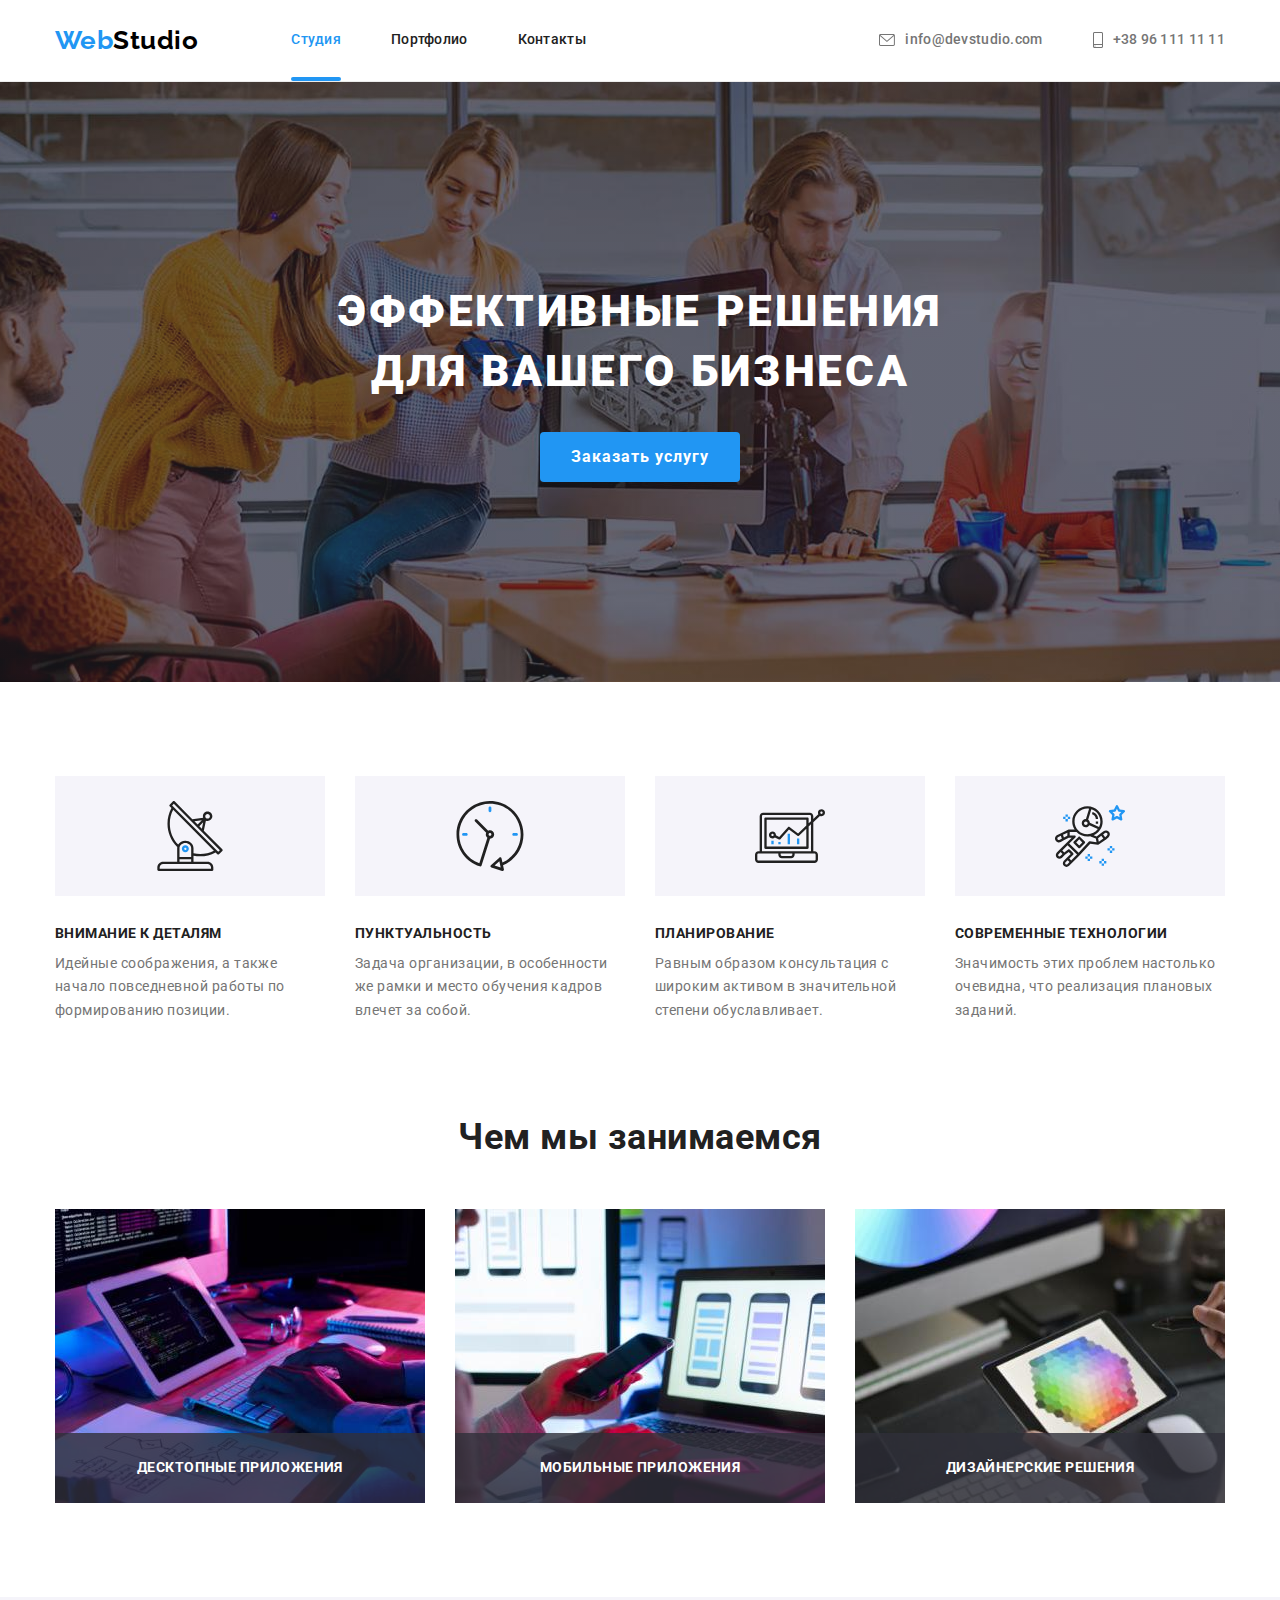
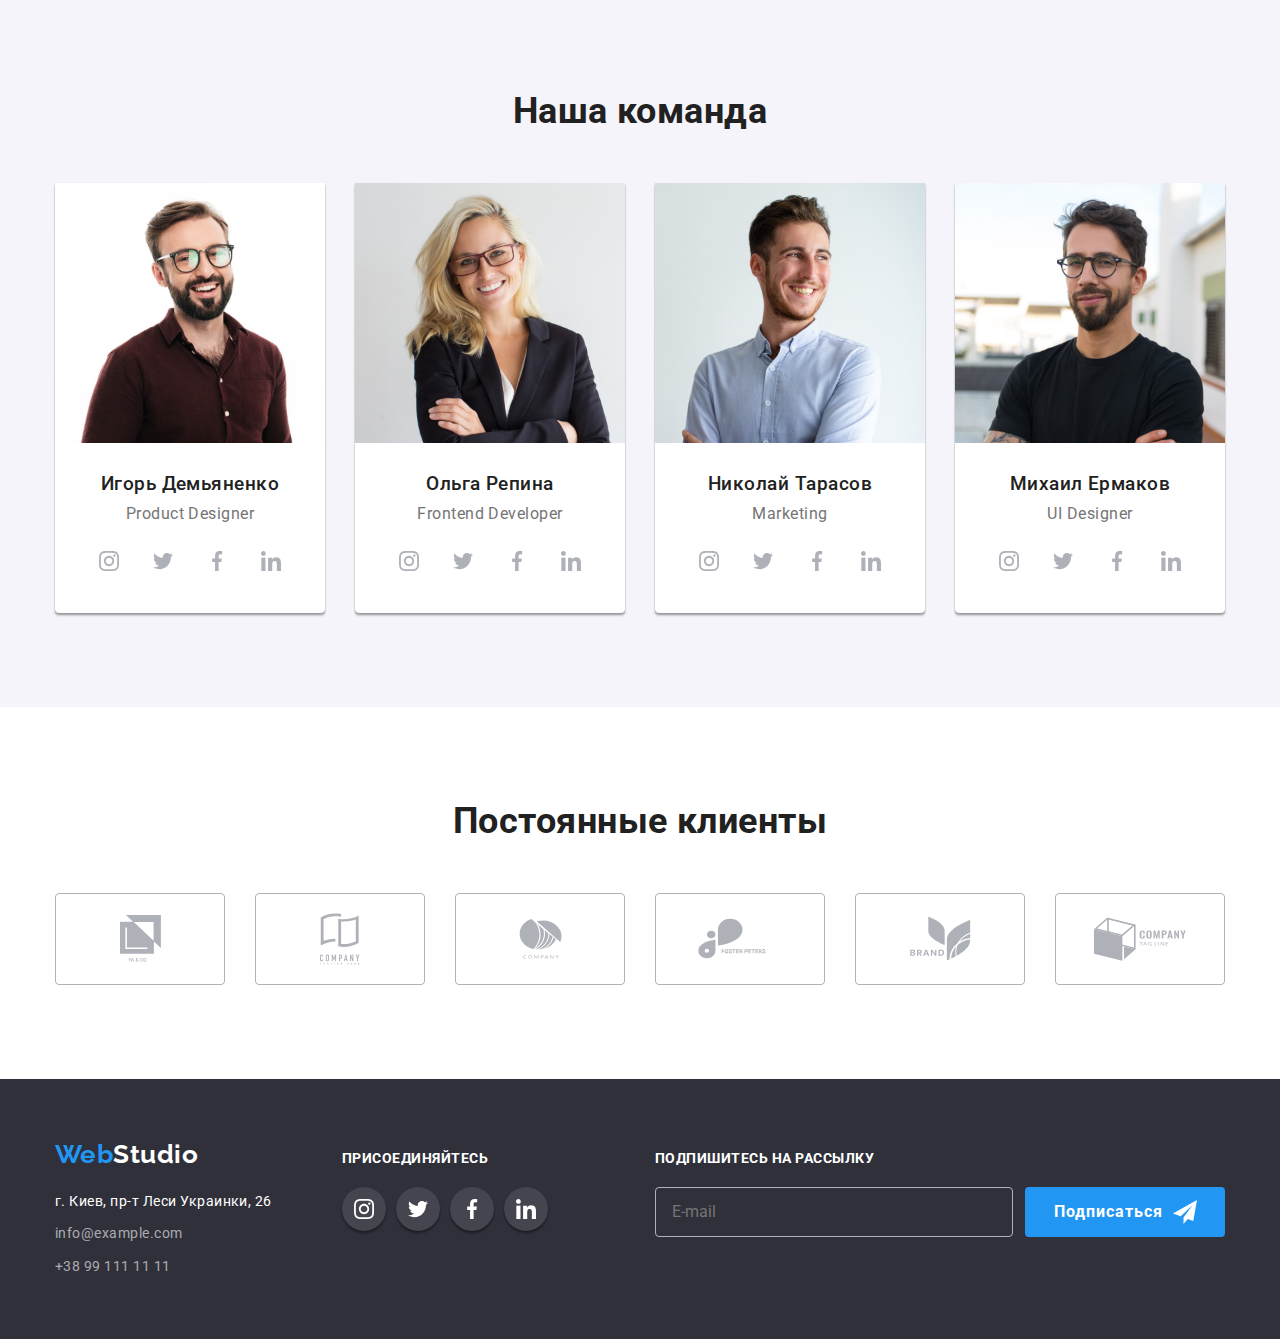
<file: index.html>
<!DOCTYPE html>
<html lang="ru">

<head>
    <meta charset="UTF-8">
    <meta http-equiv="X-UA-Compatible" content="IE=edge">
    <meta name="viewport" content="width=device-width, initial-scale=1.0">
    <title>Студия</title>
    <link rel="stylesheet"
        href="https://cdnjs.cloudflare.com/ajax/libs/modern-normalize/1.1.0/modern-normalize.min.css">
    <link rel="stylesheet" href="./css/main.min.css">
    <link rel="preconnect" href="https://fonts.googleapis.com">
    <link rel="preconnect" href="https://fonts.gstatic.com" crossorigin>
    <link rel="stylesheet"
        href="https://fonts.googleapis.com/css2?family=Raleway:wght@700&family=Roboto:wght@400;500;700;900&display=swap">
</head>

<body>
    <!--header-->
    <header class="header">
            <div class="container header-container">
            <a class="logo link" href="./index.html">Web<span class="logo-dark">Studio</span></a>
            <nav class="header-nav">
                <!--кнопки навигации-->
                <ul class="list header-nav__list">
                    <li class="header-nav__item"><a class="header-nav__link link current" href="./index.html">Студия</a></li>
                    <li class="header-nav__item"><a class="header-nav__link link" href="./portfolio.html">Портфолио</a></li>
                    <li class="header-nav__item"><a class="header-nav__link link" href="/контакты">Контакты</a></li>
                </ul>
            </nav>
            <!--почта и телефон-->
            <ul class="list header-nav__list">
                <li class="header--contacts">
                    <div class="header__contacts-container"><a class="header--contact-link link" href="mailto:info@devstudio.com"><svg
                                class="mail-icon" width="16px" height="12px">
                                <use href="./images/sprite.svg#icon-mail"></use>
                            </svg>info@devstudio.com </a> </div>
                </li>
                <li class="header--contacts">
                    <div class="header__contacts-container">
                        <a class="header--contact-link link" href="tel:+38096-111-11-11"><svg class="tel-icon" width="10px"
                                height="16px">
                                <use href="./images/sprite.svg#tel-icon"></use>
                            </svg>+38 96 111
                            11 11</a>
                    </div>
                </li>

            </ul>
        </div>
    </header>
    <!-- основной контент-->
    <main>
        <!--главное превью + ссылка для заказа-->
        <section class="main-page">
            <div class="container main-page-container">
                <h1 class="main-page-topic">Эффективные решения для вашего бизнеса</h1>
                <button type="button" class="button-order" data-modal-open>Заказать услугу</button>
            </div>
        </section>
        <!--чем мы занимаемся -->
        <section class="our-qualities">
            <div class="container">
                <ul class="list our-qualities-container">
                    <li class="our-qualities-container-item">
                        <div class="icon-qualities">
                            <svg class="our-qualities-container-item-icon" width="70px" height="70px">
                                <use href="./images/sprite.svg#icon-antena"></use>
                            </svg>
                        </div>
                        <h3 class="our-qualities-topic">Внимание к деталям</h3>
                        <p class="our-qualities-description">Идейные соображения, а также начало повседневной работы по
                            формированию позиции.</p>
                    </li>
                    <li class="our-qualities-container-item">
                        <div class="icon-qualities"><svg class="our-qualities-container-item-icon" width="70px"
                                height="70px">
                                <use href="./images/sprite.svg#icon-clock"></use>
                            </svg></div>
                        <h3 class="our-qualities-topic">Пунктуальность</h3>
                        <p class="our-qualities-description">Задача организации, в особенности же рамки и место обучения
                            кадров влечет за собой.</p>
                    </li>
                    <li class="our-qualities-container-item">
                        <div class="icon-qualities"><svg class="our-qualities-container-item-icon" width="70px"
                                height="70px">
                                <use href="./images/sprite.svg#icon-notebook"></use>
                            </svg></div>
                        <h3 class="our-qualities-topic">Планирование</h3>
                        <p class="our-qualities-description">Равным образом консультация с широким активом в
                            значительной
                            степени обуславливает.</p>
                    </li>
                    <li class="our-qualities-container-item">
                        <div class="icon-qualities"><svg class="our-qualities-container-item-icon" width="70px"
                                height="70px">
                                <use href="./images/sprite.svg#icon-astronaut"></use>
                            </svg></div>
                        <h3 class="our-qualities-topic">Современные технологии</h3>
                        <p class="our-qualities-description">Значимость этих проблем настолько очевидна, что реализация
                            плановых заданий.</p>
                    </li>
                </ul>
            </div>
        </section>
        <!-- чем мы занимаемся -->
        <section class="what-we-do-pictures">
            <div class="container">
                <h2 class="what-we-do-topic">Чем мы занимаемся</h2>
                <ul class="list what-we-do-topic-list">
                    <li class="what-we-do-topic-img">
                        <div class="what-we-do-wrap"><img src="./images/box1.jpg" width="370" height="294"
                                alt="writing code">
                            <p class="what-we-do-image-description">ДЕСКТОПНЫЕ ПРИЛОЖЕНИЯ</p>
                        </div>
                    </li>
                    <li class="what-we-do-topic-img">
                        <div class="what-we-do-wrap"><img src="./images/box2.jpg" width="370" height="294"
                                alt="laptop smartphones">
                            <p class="what-we-do-image-description">МОБИЛЬНЫЕ ПРИЛОЖЕНИЯ</p>
                        </div>
                    </li>
                    <li class="what-we-do-topic-img">
                        <div class="what-we-do-wrap"><img src="./images/box3.jpg" width="370" height="294"
                                alt="color chart">
                            <p class="what-we-do-image-description">ДИЗАЙНЕРСКИЕ РЕШЕНИЯ</p>
                        </div>
                    </li>
                </ul>
            </div>
        </section>
        <!-- наша команда -->
        <section class="our-team">
            <div class="container">
                <h2 class="our-team-topic">Наша команда</h2>
                <ul class="list our-team-topic-list">
                    <li class="our-team-topic-item"><img src="./images/productdesigner.jpg" width="270" height="260"
                            alt="product designer">
                        <div class="team-topic-description">
                            <h3 class="our-team-person">Игорь Демьяненко</h3>
                            <p class="our-team-position" lang="en">Product Designer</p>
                            <ul class="our-team-social list social-list">
                                <li class="social-item"> <a class="social-link" href="" target="_blank">
                                        <svg class="social-icon" width="20px" height="20px">
                                            <use href="./images/sprite.svg#icon-instagram"></use>
                                        </svg>
                                    </a></li>
                                <li class="social-item"> <a class="social-link" href="" target="_blank">
                                        <svg class="social-icon" width="20px" height="20px">
                                            <use href="./images/sprite.svg#icon-twitter"></use>
                                        </svg>
                                    </a></li>
                                <li class="social-item"> <a class="social-link" href="" target="_blank">
                                        <svg class="social-icon" width="20px" height="20px">
                                            <use href="./images/sprite.svg#icon-facebook"></use>
                                        </svg>
                                    </a></li>
                                <li class="social-item"> <a class="social-link" href="" target="_blank">
                                        <svg class="social-icon" width="20px" height="20px">
                                            <use href="./images/sprite.svg#icon-linkedin"></use>
                                        </svg>
                                    </a></li>

                            </ul>

                        </div>
                    </li>
                    <li class="our-team-topic-item"><img src="./images/frontenddeveloper.jpg" width="270" height="260"
                            alt="frontend developer">
                        <div class="team-topic-description">
                            <h3 class="our-team-person">Ольга Репина</h3>
                            <p class="our-team-position" lang="en">Frontend Developer</p>
                            <ul class="our-team-social list social-list">
                                <li class="social-item"> <a class="social-link" href="" target="_blank">
                                        <svg class="social-icon" width="20px" height="20px">
                                            <use href="./images/sprite.svg#icon-instagram"></use>
                                        </svg>
                                    </a></li>
                                <li class="social-item"> <a class="social-link" href="" target="_blank">
                                        <svg class="social-icon" width="20px" height="20px">
                                            <use href="./images/sprite.svg#icon-twitter"></use>
                                        </svg>
                                    </a></li>
                                <li class="social-item"> <a class="social-link" href="" target="_blank">
                                        <svg class="social-icon" width="20px" height="20px">
                                            <use href="./images/sprite.svg#icon-facebook"></use>
                                        </svg>
                                    </a></li>
                                <li class="social-item"> <a class="social-link" href="" target="_blank">
                                        <svg class="social-icon" width="20px" height="20px">
                                            <use href="./images/sprite.svg#icon-linkedin"></use>
                                        </svg>
                                    </a></li>

                            </ul>
                        </div>
                    </li>
                    <li class="our-team-topic-item"><img src="./images/marketing.jpg" width="270" height="260"
                            alt="marketing">
                        <div class="team-topic-description">
                            <h3 class="our-team-person">Николай Тарасов</h3>
                            <p class="our-team-position" lang="en">Marketing</p>
                            <ul class="our-team-social list social-list">
                                <li class="social-item"> <a class="social-link" href="" target="_blank">
                                        <svg class="social-icon" width="20px" height="20px">
                                            <use href="./images/sprite.svg#icon-instagram"></use>
                                        </svg>
                                    </a></li>
                                <li class="social-item"> <a class="social-link" href="" target="_blank">
                                        <svg class="social-icon" width="20px" height="20px">
                                            <use href="./images/sprite.svg#icon-twitter"></use>
                                        </svg>
                                    </a></li>
                                <li class="social-item"> <a class="social-link" href="" target="_blank">
                                        <svg class="social-icon" width="20px" height="20px">
                                            <use href="./images/sprite.svg#icon-facebook"></use>
                                        </svg>
                                    </a></li>
                                <li class="social-item"> <a class="social-link" href="" target="_blank">
                                        <svg class="social-icon" width="20px" height="20px">
                                            <use href="./images/sprite.svg#icon-linkedin"></use>
                                        </svg>
                                    </a></li>

                            </ul>
                        </div>
                    </li>
                    <li class="our-team-topic-item"><img src="./images/uidesigner.jpg" width="270" height="260"
                            alt="ui designer">
                        <div class="team-topic-description">
                            <h3 class="our-team-person">Михаил Ермаков</h3>
                            <p class="our-team-position" lang="en">UI Designer</p>
                            <ul class="our-team-social list social-list">
                                <li class="social-item"> <a class="social-link" href="" target="_blank">
                                        <svg class="social-icon" width="20px" height="20px">
                                            <use href="./images/sprite.svg#icon-instagram"></use>
                                        </svg>
                                    </a></li>
                                <li class="social-item"> <a class="social-link" href="" target="_blank">
                                        <svg class="social-icon" width="20px" height="20px">
                                            <use href="./images/sprite.svg#icon-twitter"></use>
                                        </svg>
                                    </a></li>
                                <li class="social-item"> <a class="social-link" href="" target="_blank">
                                        <svg class="social-icon" width="20px" height="20px">
                                            <use href="./images/sprite.svg#icon-facebook"></use>
                                        </svg>
                                    </a></li>
                                <li class="social-item"> <a class="social-link" href="" target="_blank">
                                        <svg class="social-icon" width="20px" height="20px">
                                            <use href="./images/sprite.svg#icon-linkedin"></use>
                                        </svg>
                                    </a></li>

                            </ul>
                        </div>
                    </li>
                </ul>
            </div>
        </section>
        <section class="regular-customers">
            <div class="container">
                <h2 class="regular-customers-topic">Постоянные клиенты</h2>

                <ul class="regular-customers-list list">
                    <li class="regular-customers-item customers-back"><a class="customers-link" href="" target="_blank">
                            <svg class="customers-icon" width="41px" height="47px">
                                <use href="./images/sprite.svg#icon-company1"></use>
                            </svg>
                        </a></li>
                    <li class="regular-customers-item customers-back"><a class="customers-link" href="" target="_blank">
                            <svg class="customers-icon" width="40px" height="52px">
                                <use href="./images/sprite.svg#icon-company2"></use>
                            </svg>
                        </a></li>
                    <li class="regular-customers-item customers-back"><a class="customers-link" href="" target="_blank">
                            <svg class="customers-icon" width="43px" height="41px">
                                <use href="./images/sprite.svg#icon-company3"></use>
                            </svg>
                        </a></li>
                    <li class="regular-customers-item customers-back"><a class="customers-link" href="" target="_blank">
                            <svg class="customers-icon" width="84px" height="41px">
                                <use href="./images/sprite.svg#icon-company4"></use>
                            </svg>
                        </a></li>
                    <li class="regular-customers-item customers-back"><a class="customers-link" href="" target="_blank">
                            <svg class="customers-icon" width="63px" height="45px">
                                <use href="./images/sprite.svg#icon-company5"></use>
                            </svg>
                        </a></li>
                    <li class="regular-customers-item customers-back"><a class="customers-link" href="" target="_blank">
                            <svg class="customers-icon" width="94px" height="44px">
                                <use href="./images/sprite.svg#icon-company6"></use>
                            </svg>
                        </a></li>
                </ul>
            </div>
        </section>
    </main>
    <!--футер сайта-->
    <footer class="footer">
        <div class="container container-footer">
            <div class="footer-left">
                <a class="logo-footer link footer-logo-link" href="./index.html">Web<span
                        class="logo-light">Studio</span></a>
                <address class="address">
                    <p class="map-address">г. Киев, пр-т Леси Украинки, 26</p>
                    <ul class="list">
                        <li class="map-address-list-item"><a class="address-contact link"
                                href="mailto:info@example.com">info@example.com</a></li>
                        <li class="map-address-list-item"><a class="address-contact link"
                                href="tel:+38099-111-11-11">+38 99
                                111 11 11</a></li>
                    </ul>
                </address>
            </div>
            <div class="footer-right">
                <p class="footer-links">ПРИСОЕДИНЯЙТЕСЬ</p>
                <ul class="list footer-social">
                    <li class="social-item"> <a class="social-link-dark" href="" target="_blank">
                            <svg class="social-icon-dark" width="20px" height="20px">
                                <use href="./images/sprite.svg#icon-instagram"></use>
                            </svg>
                        </a></li>
                    <li class="social-item"> <a class="social-link-dark social-link-dark" href="" target="_blank">
                            <svg class="social-icon-dark" width="20px" height="20px">
                                <use href="./images/sprite.svg#icon-twitter"></use>
                            </svg>
                        </a></li>
                    <li class="social-item"> <a class="social-link-dark" href="" target="_blank">
                            <svg class="social-icon-dark" width="20px" height="20px">
                                <use href="./images/sprite.svg#icon-facebook"></use>
                            </svg>
                        </a></li>
                    <li class="social-item"> <a class="social-link-dark" href="" target="_blank">
                            <svg class="social-icon-dark" width="20px" height="20px">
                                <use href="./images/sprite.svg#icon-linkedin"></use>
                            </svg>
                        </a></li>
                </ul>

            </div>
            <form class="subscribe-form">
                <p class="subscribe">ПОДПИШИТЕСЬ НА РАССЫЛКУ</p>
            <div class="footer-right-submit">
                
                
<label class="form-field-subscribe">
    <input type="email" class="subscribe-form-input" name="user-mail" placeholder="E-mail" required/>
</label><button class="btn-subscribe" type="submit">Подписаться<svg class="subcsribe-send" width="24px" height="24px">
    <use href="./images/sprite.svg#icon-icon-send"></use>
</svg></button></div>
                </form>
                
            
        </div>
    </footer>
    <!-- Модальное окно заказа -->
    <div class="backdrop is-hidden" data-modal>
        <div class="modal">
            <button type="button" class="modal-btn" data-modal-close>
                <svg class="modal-close-icon" width="18px" height="18px">
                    <use href="./images/sprite.svg#icon-close-black"></use>
                </svg>
            </button>
            <form class="form">
                <div class="form-field">
                                <p class="modal-form-head">Оставьте свои данные, мы вам перезвоним</p>
<label class="modal-form-field">Имя
    <span class="form-wrap-field">
<input type="text" class="modal-form-input" name="user-name" minlength="2" pattern="[a-zA-Zа-яёА-ЯЁ]+" title="Имя должно содержать буквы кирилицы или латиницы минимально 2" required/>
<svg class="modal-form-icon" width="18px" height="18px">
    <use href="./images/sprite.svg#icon-person-modal"></use>
</svg></span>

</label>

<label class="modal-form-field">Телефон
    <span class="form-wrap-field">
<input type="tel" class="modal-form-input" name="user-tel" pattern="[0-9]{3}-[0-9]{3}-[0-9]{2}-[0-9]{2}" title="Пример 069-069-69-69" required/>
<svg class="modal-form-icon" width="18px" height="18px">
    <use href="./images/sprite.svg#icon-phone-modal"></use>
</svg></span>
</label>

<label class="modal-form-field">Почта
    <span class="form-wrap-field">
<input type="email" class="modal-form-input" name="user-mail" required/>
<svg class="modal-form-icon" width="18px" height="18px">
    <use href="./images/sprite.svg#icon-email-modal"></use>
</svg></span>
</label>

<label class="modal-form-field form-field-comment">Комментарий
    <textarea class="modal-form-message" name="user-message" placeholder="Введите текст"></textarea>
    
    </label>

    <input class="modal-form-checkbox visually-hidden" id="accept-policy" type="checkbox" name="agree" value="offer"/>
    <label for="accept-policy" class="modal-form-field modal-form-checkbox-label">Соглашаюсь с рассылкой и принимаю&nbsp;<a href="https://store.steampowered.com/subscriber_agreement/russian/" class="link link-modal"
    target="_blank">Условия договора</a></label>

<button class="btn-modal-submit" type="submit">Отправить</button>
</div>


            </form>
        </div>
    </div>
    <script src="./js/model.js"></script>
</body>
</html>
</file>
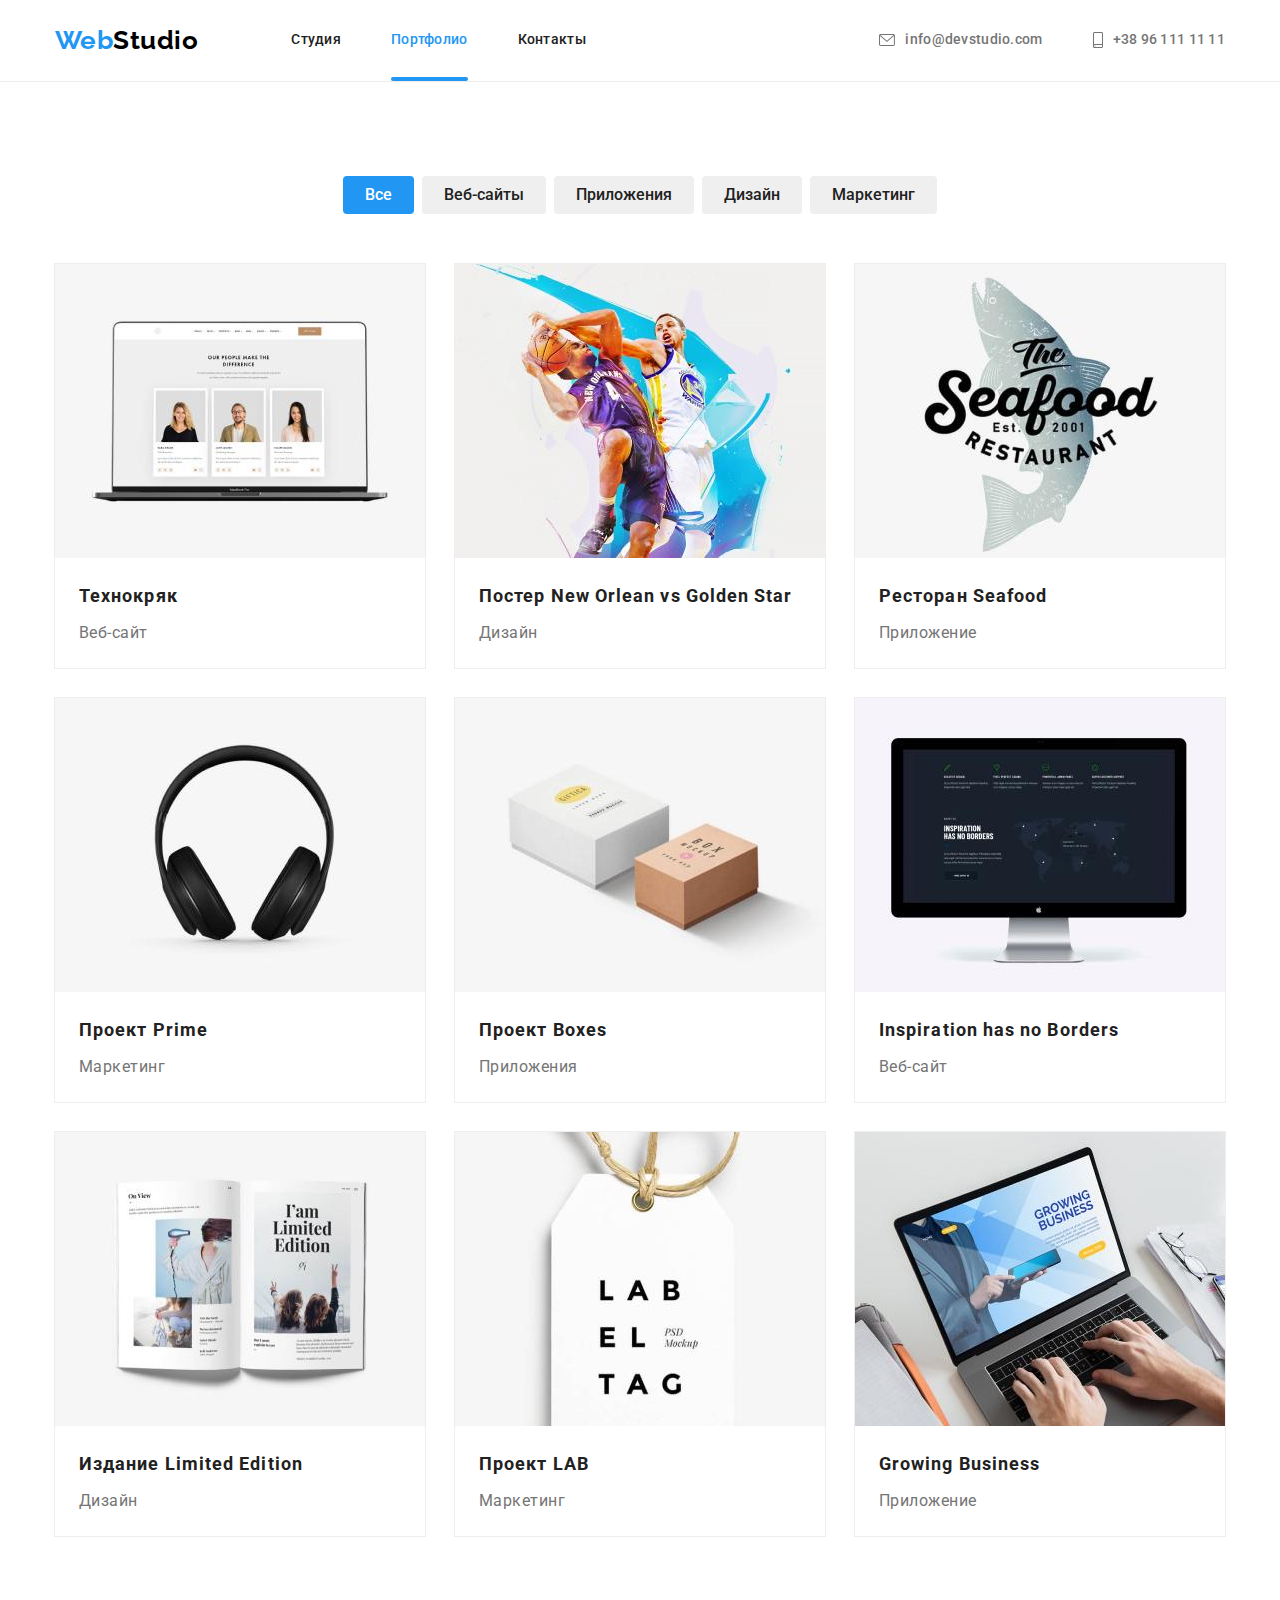
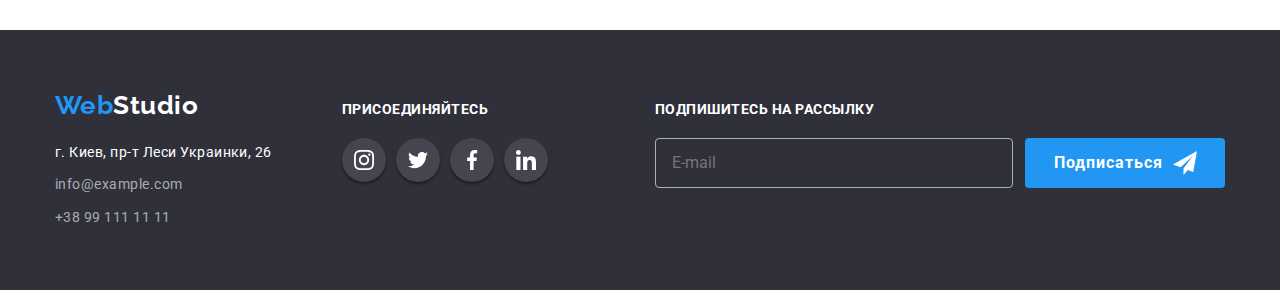
<file: portfolio.html>
<!DOCTYPE html>
<html lang="ru">

<head>
    <meta charset="UTF-8">
    <meta http-equiv="X-UA-Compatible" content="IE=edge">
    <meta name="viewport" content="width=device-width, initial-scale=1.0">
    <title>Портфолио</title>
    <link rel="stylesheet"
        href="https://cdnjs.cloudflare.com/ajax/libs/modern-normalize/1.1.0/modern-normalize.min.css">
    <link rel="stylesheet" href="./css/main.min.css">
    <link rel="preconnect" href="https://fonts.googleapis.com">
    <link rel="preconnect" href="https://fonts.gstatic.com" crossorigin>
    <link
        href="https://fonts.googleapis.com/css2?family=Raleway:wght@700&family=Roboto:wght@400;500;700;900&display=swap"
        rel="stylesheet">
</head>

<body>
    <!--Шапка сайта-->
    <header class="header">
        <div class="container header-container">
            <a class="logo link" href="./index.html">Web<span class="logo-dark">Studio</span></a>
            <nav class="header-nav">
                <!--кнопки навигации-->
                <ul class="list header-nav__list">
                    <li class="header-nav__item"><a class="header-nav__link link" href="./index.html">Студия</a></li>
                    <li class="header-nav__item"><a class="header-nav__link link current" href="./portfolio.html">Портфолио</a>
                    </li>
                    <li class="header-nav__item"><a class="header-nav__link link" href="/контакты">Контакты</a></li>
                </ul>
            </nav>
            <!--почта и телефон-->
            <div class="header-contacts">
                <ul class="list header-nav__list">
                    <li class="header--contacts">
                        <div class="header__contacts-container"><a class="header--contact-link link"
                                href="mailto:info@devstudio.com"><svg class="mail-icon" width="16px" height="12px">
                                    <use href="./images/sprite.svg#icon-mail"></use>
                                </svg>info@devstudio.com </a> </div>
                    </li>
                    <li class="header--contacts">
                        <div class="header__contacts-container">
                            <a class="header--contact-link link" href="tel:+38096-111-11-11"><svg class="tel-icon" width="10px"
                                    height="16px">
                                    <use href="./images/sprite.svg#tel-icon"></use>
                                </svg>+38 96 111
                                11 11</a>
                        </div>
                    </li>

                </ul>
            </div>
        </div>
    </header>
    <!-- основной контентр -->
    <main>
        <!-- фильтры портфолио -->

        <section class="portfolio-main-content">
            <div class="container btn-container">
                <h1 class="visually-hidden">Скрытый заголовок</h1>
                <ul class="list btn-container-list">
                    <li class="btn-container-item"><button class="btn active-btn" type="button">Все</button></li>
                    <li class="btn-container-item"><button class="btn" type="button">Веб-сайты</button></li>
                    <li class="btn-container-item"><button class="btn" type="button">Приложения</button></li>
                    <li class="btn-container-item"><button class="btn" type="button">Дизайн</button></li>
                    <li class="btn-container-item"><button class="btn" type="button">Маркетинг</button></li>
                </ul>
                <ul class="list container-list-filter">
                    <li class="container-list-filter-item">
                        <a href="#" class="container-list-filter-link"><div class="filter-list-wrap"><img src="./images/tehnokryak.jpg" width="370" height="294" alt="Технокряк">
                            
                                
                                <p class="portfolio-image-description">Технокряк это современная площадка
                                    распространения коронавируса. Компании
                                    используют эту платформу для цифрового
                                    шпионажа и атак на защищённые сервера конкурентов.</p>
                        </div>
                        <div class="container-list-filter-item-description">
                            <h3 class="portfolio-content">Технокряк</h3>
                            <p class="portfolio-content-description">Веб-сайт</p>
                        </div>
                        </a>
                    </li>
                    <li class="container-list-filter-item">
                        <a href="#" class="container-list-filter-link"><div class="filter-list-wrap"><img
                                    src="./images/neworlean.jpg" width="370" height="294"
                                    alt="Постер New Orlean vs Golden Star">
                                <p class="portfolio-image-description">Lorem ipsum dolor sit amet consectetur
                                    adipisicing elit. Magni laboriosam excepturi incidunt voluptatum maiores labore
                                    molestias tempore, quia doloremque exercitationem?</p>
                        </div>
                        <div class="container-list-filter-item-description">
                            <h3 class="portfolio-content">Постер <span lang="en">New Orlean vs Golden Star</span>
                            </h3>
                            <p class="portfolio-content-description">Дизайн</p>
                        </div></a>
                    </li>
                    <li class="container-list-filter-item"><a href="#" class="container-list-filter-link">
                        <div class="filter-list-wrap"><img
                                    src="./images/seafood.jpg" width="370" height="294" alt="Ресторан">
                                <p class="portfolio-image-description">Lorem ipsum dolor sit amet consectetur
                                    adipisicing elit. Magni laboriosam
                                    excepturi incidunt voluptatum maiores labore molestias tempore, quia doloremque
                                    exercitationem?</p>
                        </div>
                        <div class="container-list-filter-item-description">
                            <h3 class="portfolio-content">Ресторан <span lang="en">Seafood</span></h3>
                            <p class="portfolio-content-description">Приложение</p>
                        </div></a>
                    </li>
                    <li class="container-list-filter-item">
                        <a href="#" class="container-list-filter-link"><div class="filter-list-wrap"><img
                                    src="./images/prime.jpg" width="370" height="294" alt="Проект Prime">
                                <p class="portfolio-image-description">Lorem ipsum dolor sit amet consectetur
                                    adipisicing elit. Magni laboriosam
                                    excepturi incidunt voluptatum maiores labore molestias tempore, quia doloremque
                                    exercitationem?</p>
                        </div>
                        <div class="container-list-filter-item-description">
                            <h3 class="portfolio-content">Проект <span lang="en">Prime</span></h3>
                            <p class="portfolio-content-description">Маркетинг</p>
                        </div></a>
                    </li>
                    <li class="container-list-filter-item">
                        <a href="#" class="container-list-filter-link"><div class="filter-list-wrap"><img
                                    src="./images/boxes.jpg" width="370" height="294" alt="Проект Boxes">
                                <p class="portfolio-image-description">Lorem ipsum dolor sit amet consectetur
                                    adipisicing elit. Magni laboriosam
                                    excepturi incidunt voluptatum maiores labore molestias tempore, quia doloremque
                                    exercitationem?</p>
                        </div>
                        <div class="container-list-filter-item-description">
                            <h3 class="portfolio-content">Проект <span lang="en">Boxes</span></h3>
                            <p class="portfolio-content-description">Приложения</p>
                        </div></a>
                    </li>
                    <li class="container-list-filter-item">
                        <a href="#" class="container-list-filter-link"><div class="filter-list-wrap"><img
                                    src="./images/inspirationpc.jpg" width="370" height="294"
                                    alt="Inspiration has no Borders">
                                <p class="portfolio-image-description">Lorem ipsum dolor sit amet consectetur
                                    adipisicing elit. Magni laboriosam
                                    excepturi incidunt voluptatum maiores labore molestias tempore, quia doloremque
                                    exercitationem?</p>
                        </div>
                        <div class="container-list-filter-item-description">
                            <h3 class="portfolio-content" lang="en">Inspiration has no Borders</h3>
                            <p class="portfolio-content-description">Веб-сайт</p>
                        </div></a>
                    </li>
                    <li class="container-list-filter-item">
                        <a href="#" class="container-list-filter-link"><div class="filter-list-wrap"><img
                                    src="./images/limitededition.jpg" width="370" height="294"
                                    alt="Издание Limited Edition">
                                <p class="portfolio-image-description">Lorem ipsum dolor sit amet consectetur
                                    adipisicing elit. Magni laboriosam
                                    excepturi incidunt voluptatum maiores labore molestias tempore, quia doloremque
                                    exercitationem?</p>
                        </div>
                        <div class="container-list-filter-item-description">
                            <h3 class="portfolio-content">Издание <span lang="en">Limited Edition</span></h3>
                            <p class="portfolio-content-description">Дизайн</p>
                        </div></a>
                    </li>
                    <li class="container-list-filter-item">
                        <a href="#" class="container-list-filter-link"><div class="filter-list-wrap"><img
                                    src="./images/lab.jpg" width="370" height="294" alt="Проект LAB Маркетинг">
                                <p class="portfolio-image-description">Lorem ipsum dolor sit amet consectetur
                                    adipisicing elit. Magni laboriosam
                                    excepturi incidunt voluptatum maiores labore molestias tempore, quia doloremque
                                    exercitationem?</p>
                        </div>
                        <div class="container-list-filter-item-description">
                            <h3 class="portfolio-content">Проект <span lang="en">LAB</span></h3>
                            <p class="portfolio-content-description">Маркетинг</p>
                        </div></a>
                    </li>
                    <li class="container-list-filter-item">
                        <a href="#" class="container-list-filter-link"><div class="filter-list-wrap"><img
                                    src="./images/businesslaptop.jpg" width="370" height="294" alt="Growing Business">
                                <p class="portfolio-image-description">Lorem ipsum dolor sit amet consectetur
                                    adipisicing elit. Magni laboriosam
                                    excepturi incidunt voluptatum maiores labore molestias tempore, quia doloremque
                                    exercitationem?</p>
                        </div>
                        <div class="container-list-filter-item-description">
                            <h3 class="portfolio-content" lang="en">Growing Business</h3>
                            <p class="portfolio-content-description">Приложение</p>
                        </div></a>
                    </li>
                </ul>
            </div>
        </section>
    </main>
    <!--футер сайта-->
    <footer class="footer">
        <div class="container container-footer">
            <div class="footer-left">
                <a class="logo-footer link footer-logo-link" href="./index.html">Web<span
                        class="logo-light">Studio</span></a>
                <address class="address">
                    <p class="map-address">г. Киев, пр-т Леси Украинки, 26</p>
                    <ul class="list">
                        <li class="map-address-list-item"><a class="address-contact link"
                                href="mailto:info@example.com">info@example.com</a></li>
                        <li class="map-address-list-item"><a class="address-contact link" href="tel:+38099-111-11-11">+38 99
                                111 11 11</a></li>
                    </ul>
                </address>
            </div>
            <div class="footer-right">
                <p class="footer-links">ПРИСОЕДИНЯЙТЕСЬ</p>
                <ul class="list footer-social">
                    <li class="social-item"> <a class="social-link-dark" href="" target="_blank">
                            <svg class="social-icon-dark" width="20px" height="20px">
                                <use href="./images/sprite.svg#icon-instagram"></use>
                            </svg>
                        </a></li>
                    <li class="social-item"> <a class="social-link-dark social-link-dark" href="" target="_blank">
                            <svg class="social-icon-dark" width="20px" height="20px">
                                <use href="./images/sprite.svg#icon-twitter"></use>
                            </svg>
                        </a></li>
                    <li class="social-item"> <a class="social-link-dark" href="" target="_blank">
                            <svg class="social-icon-dark" width="20px" height="20px">
                                <use href="./images/sprite.svg#icon-facebook"></use>
                            </svg>
                        </a></li>
                    <li class="social-item"> <a class="social-link-dark" href="" target="_blank">
                            <svg class="social-icon-dark" width="20px" height="20px">
                                <use href="./images/sprite.svg#icon-linkedin"></use>
                            </svg>
                        </a></li>
                </ul>
    
            </div>
            <form class="subscribe-form">
                <p class="subscribe">ПОДПИШИТЕСЬ НА РАССЫЛКУ</p>
                <div class="footer-right-submit">
    
    
                    <label class="form-field-subscribe">
                        <input type="email" class="subscribe-form-input" name="user-mail" placeholder="E-mail" required />
                    </label><button class="btn-subscribe" type="submit">Подписаться<svg class="subcsribe-send" width="24px"
                            height="24px">
                            <use href="./images/sprite.svg#icon-icon-send"></use>
                        </svg></button>
                </div>
            </form>
    
    
        </div>
    </footer>
</body>

</html>
</file>
<file: css/main.min.css>
:root{--header-color: #ffffff;--primary-text-color: #212121;--second-text-color: #757575;--background-text-color: #2196f3;--background-color-one: #2f303a;--background-color-two: #f5f4fa;--third-text-color: #000000;--four-text-color: rgba(255, 255, 255, 0.6);--background-border-color-one: #eeeeee;--background-border-color-two: #ececec;--icon-color-passive: #afb1b8;--icon-color-active: #ffffff;--icon-color-dark: rgba(255, 255, 255, 0.1);--shadow-all--: 0px 3px 2px rgba(0, 0, 0, 0.12),
    0px 1px 2px rgba(0, 0, 0, 0.14), 0px 2px 2px rgba(0, 0, 0, 0.2);--background-image-text-color: rgba(33, 150, 243, 0.9);--background-backdrop: rgba(0, 0, 0, 0.2);--backgroudn-image-text-color-two: rgba(47, 48, 58, 0.8)}.visually-hidden{position:absolute;white-space:nowrap;width:1px;height:1px;overflow:hidden;border:0;padding:0;clip:rect(0 0 0 0);clip-path:inset(50%);margin:-1px}html{box-sizing:border-box}body{font-family:"Roboto", sans-serif;color:var(--primary-text-color);background-color:var(--header-color);letter-spacing:0.03em}img{display:block;max-width:100%}p,h1,h2,h3,h4,h5,h6{margin:0}ul{margin:0;padding:0}.list{list-style:none}.list .link.current{color:var(--background-text-color)}.link{text-decoration:none;transition:color 250ms cubic-bezier(0.4, 0, 0.2, 1)}.link.current::after{display:block;content:"";width:100%;height:4px;position:absolute;border-radius:2px;bottom:-1px;background-color:var(--background-text-color)}.link:hover,.link:focus{color:var(--background-text-color)}.link:hover .mail-icon,.link:focus .mail-icon,.link:focus .tel-icon,.link:hover .tel-icon{fill:var(--background-text-color)}.mail-icon{margin-right:10px;height:100%;fill:var(--second-text-color);transition:fill 250ms cubic-bezier(0.4, 0, 0.2, 1)}.tel-icon{margin-right:10px;height:100%;fill:var(--second-text-color);transition:fill 250ms cubic-bezier(0.4, 0, 0.2, 1)}.container{width:1200px;padding-left:15px;padding-right:15px;margin-left:auto;margin-right:auto}section{padding-top:94px;padding-bottom:94px}.modal{position:absolute;width:528px;background-color:#ffffff;border-radius:4px;box-shadow:var(--shadow-all--);top:50%;left:50%;transform:translate(-50%, -50%) scale(1);transition:transform 250ms cubic-bezier(0.4, 0, 0.2, 1);padding:40px}.modal-btn{cursor:pointer;fill:var(--third-text-color);border:1px solid rgba(0,0,0,0.1);background-color:transparent;height:30px;width:30px;border-radius:50%;position:absolute;top:10px;right:10px;display:flex;align-items:center;justify-content:center;transition:fill 250ms cubic-bezier(0.4, 0, 0.2, 1)}.modal-btn:hover,.modal-btn:focus{fill:var(--background-text-color)}.backdrop{width:100vw;height:100vh;background-color:var(--background-backdrop);position:fixed;top:0;opacity:1;transition:opacity 250ms cubic-bezier(0.4, 0, 0.2, 1)}.backdrop.is-hidden{opacity:0;pointer-events:none}.backdrop.is-hidden .modal{transform:translate(-50%, -50%) scale(0.9)}.social-link{width:100%;height:100%;background-color:var(--header-color);border-radius:50%;display:flex;align-items:center;justify-content:center;transition:background-color 250ms cubic-bezier(0.4, 0, 0.2, 1)}.social-link:hover,.social-link:focus{background-color:var(--background-text-color)}.social-link:hover .social-icon,.social-link:focus .social-icon{fill:var(--icon-color-active)}.social-link-dark{width:100%;height:100%;background-color:var(--header-color);border-radius:50%;display:flex;align-items:center;justify-content:center;background-color:var(--icon-color-dark);box-shadow:var(--shadow-all--);transition:background-color 250ms cubic-bezier(0.4, 0, 0.2, 1)}.social-link-dark:hover,.social-link-dark:focus{background-color:var(--background-text-color)}.btn{cursor:pointer;font-weight:500;line-height:1.62;text-align:center;color:var(--primary-text-color);border-radius:4px;border:none;padding:6px 22px;transition:background-color 250ms cubic-bezier(0.4, 0, 0.2, 1),box-shadow 250ms cubic-bezier(0.4, 0, 0.2, 1),color 250ms cubic-bezier(0.4, 0, 0.2, 1)}.btn:hover,.btn:focus{background-color:var(--background-text-color);color:var(--header-color);box-shadow:var(--shadow-all--)}.btn-container-list{display:flex;justify-content:center;margin-bottom:50px}.active-btn{color:var(--header-color);background-color:var(--background-text-color)}.btn-container-item{margin-right:8px}.btn-container-item:last-child{margin-right:0}.form{width:100%;align-items:center;margin-right:auto;margin-left:auto}.form-field{display:flex;flex-direction:column}.modal-form-head{font-weight:700;font-size:20px;line-height:1.15;letter-spacing:0.03em;text-align:center;margin-bottom:12px}.modal-form-field{font-weight:400;font-size:14px;line-height:1.14;letter-spacing:0.01em;margin-bottom:10px;color:var(--second-text-color)}.modal-form-field:nth-child(6){margin-bottom:30px}.form-field-comment{font-weight:400;font-size:14px;line-height:1.71;letter-spacing:0.03em;margin-bottom:20px}.form-wrap-field{margin-top:4px;display:block;position:relative}.modal-form-input{border:1px solid rgba(33,33,33,0.2);height:40px;border-radius:4px;width:100%;padding-left:40px;transition:border-color 250ms cubic-bezier(0.4, 0, 0.2, 1),outline 250ms cubic-bezier(0.4, 0, 0.2, 1)}.modal-form-input:focus{outline:none;border-color:var(--background-text-color)}.modal-form-input:focus+.modal-form-icon{fill:var(--background-text-color)}.modal-form-message{width:100%;height:120px;margin-top:4px;border:1px solid rgba(33,33,33,0.2);border-radius:4px;padding-top:12px;padding-bottom:12px;padding-left:16px;padding-right:16px;resize:none;transition:border-color 250ms cubic-bezier(0.4, 0, 0.2, 1),outline 250ms cubic-bezier(0.4, 0, 0.2, 1)}.modal-form-message::placeholder{color:rgba(117,117,117,0.5)}.modal-form-message:focus{outline:none;border-color:var(--background-text-color)}.modal-form-icon{position:absolute;top:50%;left:12px;transform:translateY(-50%)}.btn-modal-submit{align-self:center;cursor:pointer;width:200px;height:50px;font-weight:700;font-size:16px;line-height:1.87;letter-spacing:0.06em;background-color:var(--background-text-color);border-radius:4px;border:none;color:var(--header-color);transition:background-color 250ms cubic-bezier(0.4, 0, 0.2, 1),color 250ms cubic-bezier(0.4, 0, 0.2, 1),box-shadow 250ms cubic-bezier(0.4, 0, 0.2, 1)}.btn-modal-submit:focus,.btn-modal-submit:hover{box-shadow:var(--shadow-all--)}.modal-form-checkbox-label{display:flex;align-items:center;justify-content:center;font-weight:400;font-size:14px;line-height:1.71;letter-spacing:0.03em}.modal-form-checkbox-label::before{display:block;content:"";width:16px;height:15px;cursor:pointer;margin-right:7px;border:1px solid #303030;border-radius:3px;transition:background-color 250ms cubic-bezier(0.4, 0, 0.2, 1),background-image 250ms cubic-bezier(0.4, 0, 0.2, 1),border-color 250ms cubic-bezier(0.4, 0, 0.2, 1)}.modal-form-checkbox{transition:background-color 250ms cubic-bezier(0.4, 0, 0.2, 1),border-color 250ms cubic-bezier(0.4, 0, 0.2, 1),outline 250ms cubic-bezier(0.4, 0, 0.2, 1)}.modal-form-checkbox:checked+.modal-form-checkbox-label::before{background-color:var(--background-text-color);background-image:url(../images/Vector.svg);background-repeat:no-repeat;background-position:50%;background-size:contain;border-color:var(--background-text-color)}.modal-form-checkbox:focus+.modal-form-checkbox-label::before{outline:1px solid var(--background-text-color);border-color:var(--background-text-color)}.link-modal{color:var(--background-text-color)}.link-modal:visited{color:var(--background-text-color)}.link-modal::after{display:block;content:"";width:127px;height:1px;position:absolute;bottom:104px;color:var(--background-text-color);background-color:var(--background-text-color)}.footer-right-submit{display:flex;flex-direction:row}.subscribe-form{width:570px;height:86px;margin-left:0px}.subscribe-form-input{width:358px;height:50px;margin-right:12px;background-color:var(--background-color-one);border-radius:4px;border:1px solid var(--icon-color-passive);padding-left:16px;color:var(--background-color-two);transition:border-color 250ms cubic-bezier(0.4, 0, 0.2, 1),outline 250ms cubic-bezier(0.4, 0, 0.2, 1)}.btn-subscribe{display:flex;width:200px;height:50px;background-color:var(--background-text-color);font-weight:700;font-size:16px;line-height:1.87;align-items:center;letter-spacing:0.06em;color:var(--icon-color-active);border-radius:4px;border:none;cursor:pointer;padding-top:10px;padding-bottom:10px;padding-left:29px;padding-right:28px;justify-content:space-between;padding-left:29px;transition:box-shadow 250ms cubic-bezier(0.4, 0, 0.2, 1),background-color 250ms cubic-bezier(0.4, 0, 0.2, 1),color 250ms cubic-bezier(0.4, 0, 0.2, 1)}.btn-subscribe:focus,.btn-subscribe:hover{box-shadow:var(--shadow-all--)}.subscribe{font-size:14px;font-style:normal;font-weight:700;line-height:1.14;color:var(--header-color);margin-bottom:20px}.button-order{min-width:200px;height:50px;cursor:pointer;font-weight:700;line-height:1.87;letter-spacing:0.06em;background-color:var(--background-text-color);color:var(--header-color);border-radius:4px;border:none;transition:background-color 250ms cubic-bezier(0.4, 0, 0.2, 1),color 250ms cubic-bezier(0.4, 0, 0.2, 1)}.header{background-color:var(--header-color);border-bottom:1px solid var(--background-border-color-two)}.header-container{display:flex;align-items:center}.logo{display:inline-block;font-family:Raleway;font-weight:700;font-size:26px;line-height:1.19;color:var(--background-text-color);padding-top:25px;padding-bottom:25px;margin-right:93px}.logo-footer{display:inline-block;font-family:Raleway;font-weight:700;font-size:26px;line-height:1.19;color:var(--background-text-color)}.logo-dark{color:var(--third-text-color)}.logo-light{color:var(--header-color)}.header-nav{margin-right:auto}.header-nav__link{display:block;font-weight:500;font-size:14px;line-height:1.14;letter-spacing:0.02em;color:var(--primary-text-color);padding-top:32px;padding-bottom:32px}.header-nav__list{display:flex}.header-nav__item{margin-right:50px}.header-nav__item:last-child{margin-right:0px}.header--contacts{margin-right:50px}.header--contacts:last-child{margin-right:0}.header-nav__link{position:relative}.header__contacts-container{display:flex}.header--contact-link{display:flex;font-weight:500;font-size:14px;line-height:1.14;color:var(--second-text-color);letter-spacing:0.02em;padding-top:32px;padding-bottom:32px;align-items:center}.footer{background-color:var(--background-color-one);padding-top:60px;padding-bottom:60px}.footer-logo-link{display:flex;margin-bottom:20px}.address{text-align:left}.map-address{font-size:14px;font-style:normal;line-height:1.71;color:var(--header-color);margin-bottom:9px}.address-contact{font-size:14px;font-style:normal;line-height:1.71;color:var(--four-text-color)}.map-address-list-item{margin-bottom:9px}.map-address-list-item:last-child{margin-bottom:0}.container-footer{display:flex;justify-content:flex-start;align-items:baseline}.footer-left{margin-right:70px}.footer-right{margin-right:auto}.footer-social{display:flex;flex-direction:row}.footer-links{font-size:14px;font-style:normal;font-weight:700;line-height:1.14;color:var(--header-color);margin-bottom:20px}.main-page{background-color:var(--background-color-one);padding-top:200px;padding-bottom:200px;display:block;margin-left:auto;margin-right:auto;background-image:linear-gradient(rgba(47,48,58,0.4), rgba(47,48,58,0.4)),url(../images/hero-background.jpg);background-repeat:no-repeat;background-position:50%;background-size:cover;max-width:1600px}.main-page-container{text-align:center;max-width:696px}.main-page-topic{font-weight:900;font-size:44px;line-height:1.36;letter-spacing:0.06em;text-transform:uppercase;color:var(--header-color);margin-bottom:30px}.portfolio-content{font-weight:700;font-size:18px;line-height:2;letter-spacing:0.06em;color:var(--primary-text-color);margin-bottom:4px}.container-list-filter{display:flex;flex-wrap:wrap;margin-right:-30px;margin-bottom:-30px}.container-list-filter-item{flex-basis:calc((100% - 3 * 30px) / 3);margin-right:30px;margin-bottom:30px;outline:1px solid var(--background-border-color-one);transition:box-shadow 2550ms cubic-bezier(0.4, 0, 0.2, 1)}.container-list-filter-item:hover .portfolio-image-description{transform:translateY(0);transition:transform 250ms cubic-bezier(0.4, 0, 0.2, 1)}.container-list-filter-item:hover .container-list-filter-item-description,.container-list-filter-link:focus .container-list-filter-item-description{cursor:pointer;box-shadow:var(--shadow-all--);transition:box-shadow 250ms cubic-bezier(0.4, 0, 0.2, 1)}.container-list-filter-link{display:block;text-decoration:none}.container-list-filter-link:focus .portfolio-image-description{transform:translateY(0);transition:transform 250ms cubic-bezier(0.4, 0, 0.2, 1)}.filter-list-wrap{position:relative;overflow:hidden}.portfolio-image-description{font-size:18px;line-height:1.55;letter-spacing:0.03em;color:var(--header-color);background-color:var(--background-image-text-color);padding-top:64px;padding-bottom:64px;padding-left:24px;padding-right:24px;height:100%;position:absolute;top:0;left:0;transform:translateY(100%);transition:transform 250ms linear}.container-list-filter-item-description{padding-top:20px;padding-bottom:20px;padding-left:24px;padding-right:24px}.portfolio-content-description{line-height:1.87;color:var(--second-text-color)}.regular-customers-topic{font-weight:700;font-size:36px;line-height:1.16;text-align:center;margin-bottom:50px}.regular-customers-list{display:flex;flex-wrap:wrap}.regular-customers-item{display:block;margin-right:30px}.regular-customers-item:last-child{margin-right:0px}.customers-back{width:170px;height:92px}.customers-link{display:flex;align-items:center;justify-content:center;width:100%;height:100%;border:1px solid var(--icon-color-passive);border-radius:4px;color:var(--icon-color-passive);transition:border-color 250ms cubic-bezier(0.4, 0, 0.2, 1)}.customers-link:focus,.customers-link:hover{border-color:var(--background-text-color)}.customers-link:hover .customers-icon,.customers-link:focus .customers-icon{fill:var(--background-text-color)}.customers-icon{fill:var(--icon-color-passive);transition:fill 250ms cubic-bezier(0.4, 0, 0.2, 1)}.our-qualities-container{display:flex;flex-wrap:wrap}.icon-qualities{display:flex;height:120px;margin-bottom:30px;align-items:center;justify-content:center;background-color:var(--background-color-two)}.our-qualities-topic{font-weight:700;font-size:14px;line-height:1.14;color:var(--primary-text-color);text-transform:uppercase;margin-bottom:10px}.our-qualities-container-item{margin-left:30px;flex-basis:calc((100% - 3 * 30px) / 4)}.our-qualities-container-item:first-child{margin-left:0}.our-qualities-container-item-icon{border-radius:4px;background-size:cover;background-position:center;background-repeat:no-repeat;background-color:var(--background-color-two)}.our-qualities-description{display:inline-block;font-size:14px;line-height:1.71;color:var(--second-text-color);display:inline-block}.what-we-do-pictures{padding-top:0px}.what-we-do-topic{font-weight:700;font-size:36px;line-height:1.16;color:var(--primary-text-color);text-align:center;margin-bottom:50px}.what-we-do-topic-list{display:flex}.what-we-do-topic-img{margin-right:30px}.what-we-do-topic-img:last-child{margin-right:0}.what-we-do-wrap{position:relative;overflow:visible}.what-we-do-image-description{display:flex;font-size:14px;line-height:1.14;font-weight:700;letter-spacing:0.03em;color:var(--header-color);background-color:var(--backgroudn-image-text-color-two);align-items:center;justify-content:center;width:100%;height:70px;position:absolute;bottom:0;right:0}.our-team{background-color:var(--background-color-two)}.our-team-topic{font-weight:700;font-size:36px;line-height:1.16;text-align:center;margin-bottom:50px}.our-team-topic-list{display:flex;flex-wrap:wrap;align-items:center}.team-topic-description{background-color:var(--header-color);border-bottom-left-radius:5px;border-bottom-right-radius:5px;padding-top:30px;padding-bottom:30px}.social-list{display:flex;justify-content:center;align-items:center;margin:0px;padding:0px}.social-item{width:44px;height:44px;margin-right:10px}.social-item:last-child{margin-right:0px}.social-icon{fill:var(--icon-color-passive);transition:fill 250ms cubic-bezier(0.4, 0, 0.2, 1)}.social-icon-dark{fill:var(--icon-color-active)}.our-team-topic-item{margin-right:30px;text-align:center;flex-basis:calc((100% - 3 * 30px) / 4);box-shadow:var(--shadow-all--);border-radius:0px 0px 4px 4px}.our-team-topic-item:nth-child(4n){margin-right:0px}.our-team-person{font-weight:500;line-height:1.18;color:var(--primary-text-color);margin-bottom:10px}.our-team-person:last-child{margin-right:0}.our-team-position{line-height:1.18;color:var(--second-text-color);margin-bottom:15px}
/*# sourceMappingURL=main.min.css.map */
</file>
